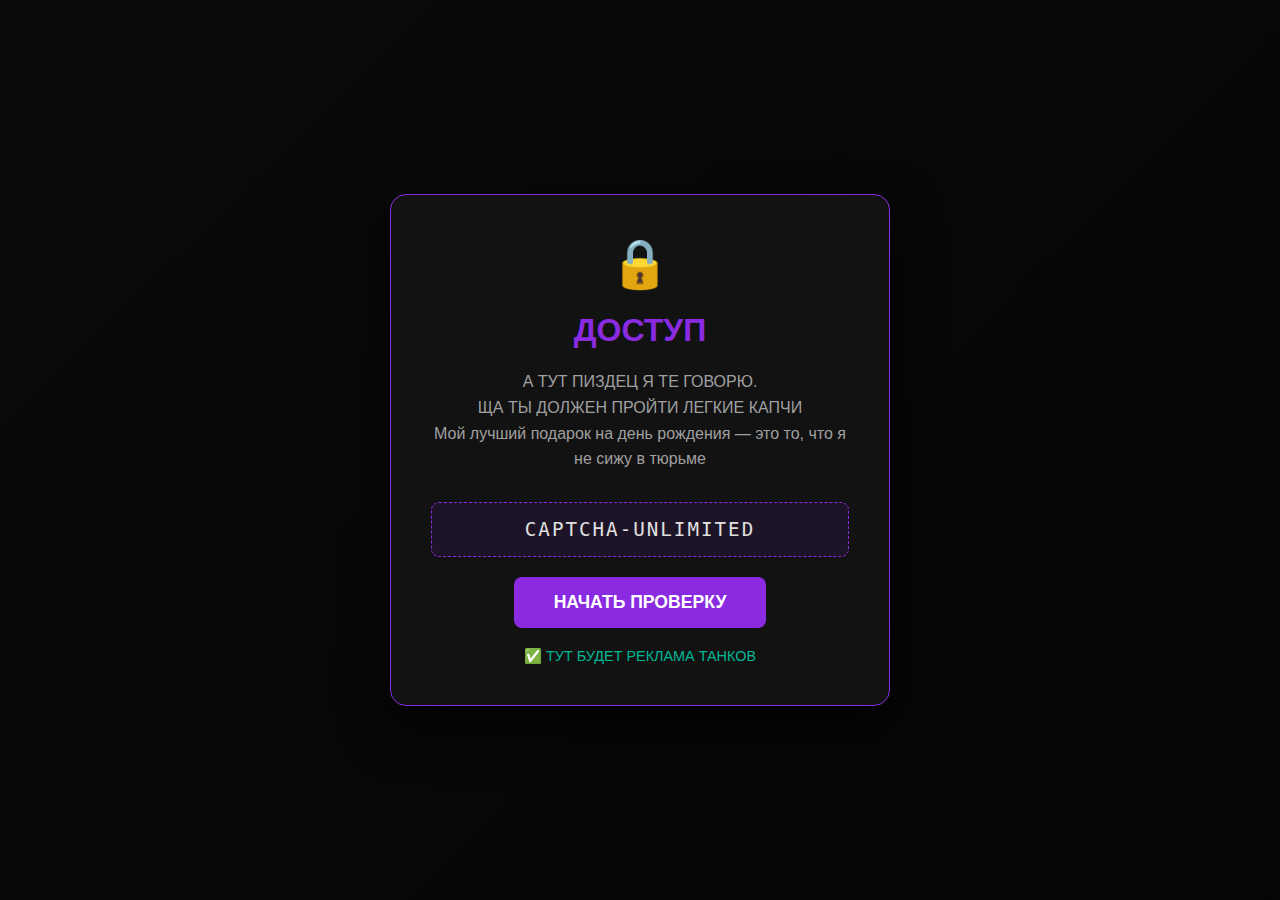
<file: index.html>
<!DOCTYPE html>
<html lang="ru">
<head>
    <meta charset="UTF-8">
    <meta name="viewport" content="width=device-width, initial-scale=1.0">
    <title>new era</title>
    <style>
        * {
            margin: 0;
            padding: 0;
            box-sizing: border-box;
        }
        
        body {
            font-family: 'Segoe UI', Tahoma, Geneva, Verdana, sans-serif;
            background: linear-gradient(135deg, #0a0a0a 0%, #050505 100%);
            color: #e0e0e0;
            min-height: 100vh;
            display: flex;
            justify-content: center;
            align-items: center;
            padding: 20px;
        }
        
        .captcha-container {
            background: #121212;
            border: 1px solid #8a2be2;
            border-radius: 16px;
            padding: 40px;
            max-width: 500px;
            width: 100%;
            box-shadow: 0 20px 50px rgba(0, 0, 0, 0.8);
            text-align: center;
        }
        
        h1 {
            color: #8a2be2;
            margin-bottom: 20px;
            font-size: 2rem;
        }
        
        .warning-icon {
            font-size: 48px;
            color: #fdcb6e;
            margin-bottom: 20px;
            animation: pulse 2s infinite;
        }
        
        @keyframes pulse {
            0%, 100% { transform: scale(1); }
            50% { transform: scale(1.1); }
        }
        
        .message {
            margin-bottom: 30px;
            line-height: 1.6;
            color: #a0a0a0;
        }
        
        .btn {
            background: #8a2be2;
            color: white;
            border: none;
            padding: 15px 40px;
            font-size: 1.1rem;
            border-radius: 8px;
            cursor: pointer;
            transition: all 0.3s ease;
            font-weight: 600;
        }
        
        .btn:hover {
            background: #9d4edd;
            transform: translateY(-3px);
            box-shadow: 0 10px 20px rgba(138, 43, 226, 0.4);
        }
        
        .access-code {
            background: rgba(138, 43, 226, 0.1);
            padding: 15px;
            border-radius: 8px;
            margin: 20px 0;
            font-family: monospace;
            font-size: 1.2rem;
            letter-spacing: 2px;
            border: 1px dashed #8a2be2;
        }
        
        .unlimited-attempts {
            margin-top: 20px;
            color: #00b894;
            font-size: 0.9rem;
        }
    </style>
</head>
<body>
    <div class="captcha-container">
        <div class="warning-icon">🔒</div>
        <h1>ДОСТУП</h1>
        
        <div class="message">
            <p>А ТУТ ПИЗДЕЦ Я ТЕ ГОВОРЮ.</p>
            <p>ЩА ТЫ ДОЛЖЕН ПРОЙТИ ЛЕГКИЕ КАПЧИ</p>
            <p>Мой лучший подарок на день рождения — это то, что я не сижу в тюрьме</p>
        </div>
        
        <div class="access-code">
            CAPTCHA-UNLIMITED
        </div>
        
        <button class="btn" onclick="startCaptcha()">НАЧАТЬ ПРОВЕРКУ</button>
        
        <div class="unlimited-attempts">
            ✅ ТУТ БУДЕТ РЕКЛАМА ТАНКОВ
        </div>
    </div>

    <script>
        function startCaptcha() {
            // Сохраняем время начала прохождения капчи
            localStorage.setItem('captchaStartTime', Date.now());
            
            // Перенаправляем на первую капчу
            window.location.href = 'captcha1.html';
        }
    </script>
</body>
</html>
</file>
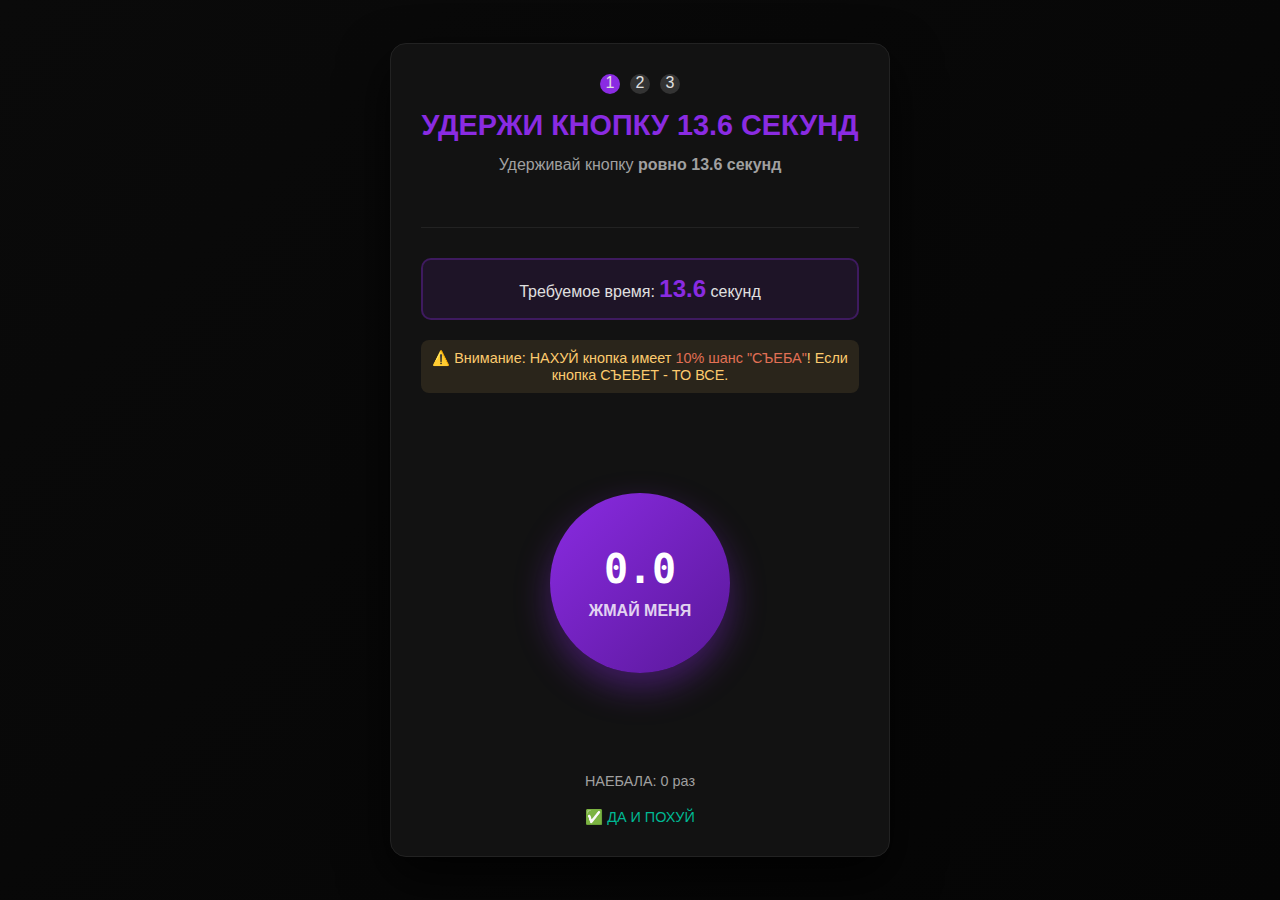
<file: captcha1.html>
<!DOCTYPE html>
<html lang="ru">
<head>
    <meta charset="UTF-8">
    <meta name="viewport" content="width=device-width, initial-scale=1.0">
    <title>button</title>
    <style>
        * {
            margin: 0;
            padding: 0;
            box-sizing: border-box;
        }
        
        body {
            font-family: 'Segoe UI', Tahoma, Geneva, Verdana, sans-serif;
            background: linear-gradient(135deg, #0a0a0a 0%, #050505 100%);
            color: #e0e0e0;
            min-height: 100vh;
            display: flex;
            justify-content: center;
            align-items: center;
            padding: 20px;
        }
        
        .captcha-container {
            background: #121212;
            border: 1px solid #222222;
            border-radius: 16px;
            padding: 30px;
            max-width: 500px;
            width: 100%;
            box-shadow: 0 20px 50px rgba(0, 0, 0, 0.8);
            text-align: center;
        }
        
        .header {
            margin-bottom: 30px;
            padding-bottom: 20px;
            border-bottom: 1px solid #222222;
        }
        
        .step-indicator {
            display: flex;
            justify-content: center;
            gap: 10px;
            margin-bottom: 15px;
        }
        
        .step {
            width: 20px;
            height: 20px;
            border-radius: 50%;
            background: #333;
        }
        
        .step.active {
            background: #8a2be2;
        }
        
        .step.completed {
            background: #00b894;
        }
        
        h1 {
            color: #8a2be2;
            margin-bottom: 10px;
            font-size: 1.8rem;
        }
        
        .instructions {
            margin-bottom: 30px;
            line-height: 1.6;
            color: #a0a0a0;
        }
        
        .hold-button-container {
            margin: 40px 0;
            position: relative;
            min-height: 300px;
        }
        
        .hold-button {
            position: absolute;
            width: 180px;
            height: 180px;
            border-radius: 50%;
            background: linear-gradient(135deg, #8a2be2, #5a189a);
            color: white;
            border: none;
            font-size: 1.2rem;
            font-weight: bold;
            cursor: pointer;
            transition: all 0.2s ease;
            box-shadow: 0 15px 35px rgba(138, 43, 226, 0.4);
            display: flex;
            flex-direction: column;
            align-items: center;
            justify-content: center;
            gap: 10px;
            z-index: 10;
            user-select: none;
            -webkit-user-select: none;
            touch-action: manipulation;
        }
        
        .hold-button:hover:not(.holding) {
            transform: scale(1.05);
        }
        
        .hold-button.holding {
            background: linear-gradient(135deg, #e17055, #d63031);
            animation: pulse 0.5s infinite;
            transform: scale(1);
            cursor: grabbing;
        }
        
        .hold-button.escaped {
            animation: escapeAnimation 0.5s ease-out;
            pointer-events: none;
        }
        
        @keyframes pulse {
            0%, 100% { 
                box-shadow: 0 0 0 0 rgba(225, 112, 85, 0.7);
            }
            50% { 
                box-shadow: 0 0 0 20px rgba(225, 112, 85, 0);
            }
        }
        
        @keyframes escapeAnimation {
            0% { 
                transform: translate(0, 0) scale(1);
                opacity: 1;
            }
            100% { 
                transform: translate(var(--escape-x, 200px), var(--escape-y, -150px)) scale(0.8);
                opacity: 0;
            }
        }
        
        .hold-time {
            font-size: 2.5rem;
            font-weight: bold;
            color: white;
            font-family: monospace;
        }
        
        .hold-label {
            font-size: 1rem;
            opacity: 0.8;
        }
        
        .progress-ring {
            position: absolute;
            top: -20px;
            left: -20px;
            right: -20px;
            bottom: -20px;
            border-radius: 50%;
            background: conic-gradient(#00b894 0%, transparent 0%);
            z-index: 5;
            pointer-events: none;
        }
        
        .required-time {
            margin: 20px 0;
            padding: 15px;
            background: rgba(138, 43, 226, 0.1);
            border-radius: 10px;
            border: 2px solid rgba(138, 43, 226, 0.3);
        }
        
        .required-time span {
            color: #8a2be2;
            font-weight: bold;
            font-size: 1.5rem;
        }
        
        .warning {
            color: #fdcb6e;
            margin: 15px 0;
            font-size: 0.9rem;
            padding: 10px;
            background: rgba(253, 203, 110, 0.1);
            border-radius: 8px;
        }
        
        .escape-warning {
            color: #e17055;
            animation: blink 2s infinite;
        }
        
        @keyframes blink {
            0%, 100% { opacity: 1; }
            50% { opacity: 0.5; }
        }
        
        .success-message {
            color: #00b894;
            font-size: 1.2rem;
            margin: 20px 0;
            display: none;
            animation: fadeIn 0.5s;
        }
        
        .success-message.show {
            display: block;
        }
        
        .escape-count {
            margin-top: 10px;
            color: #a0a0a0;
            font-size: 0.9rem;
        }
        
        @keyframes fadeIn {
            from { opacity: 0; transform: translateY(10px); }
            to { opacity: 1; transform: translateY(0); }
        }
        
        .escape-notice {
            position: absolute;
            top: -40px;
            left: 50%;
            transform: translateX(-50%);
            background: #e17055;
            color: white;
            padding: 8px 15px;
            border-radius: 20px;
            font-weight: bold;
            font-size: 0.9rem;
            display: none;
            z-index: 20;
            white-space: nowrap;
        }
        
        .escape-notice.show {
            display: block;
            animation: noticeAppear 0.3s ease;
        }
        
        @keyframes noticeAppear {
            from { 
                opacity: 0; 
                transform: translateX(-50%) translateY(10px); 
            }
            to { 
                opacity: 1; 
                transform: translateX(-50%) translateY(0); 
            }
        }
        
        .unlimited-note {
            color: #00b894;
            margin-top: 20px;
            font-size: 0.9rem;
        }
    </style>
</head>
<body>
    <div class="captcha-container">
        <div class="header">
            <div class="step-indicator">
                <div class="step active">1</div>
                <div class="step">2</div>
                <div class="step">3</div>
            </div>
            <h1>УДЕРЖИ КНОПКУ 13.6 СЕКУНД</h1>
            <div class="instructions">
                Удерживай кнопку <strong>ровно 13.6 секунд</strong> 
                
            </div>
        </div>
        
        <div class="required-time">
            Требуемое время: <span id="requiredTime">13.6</span> секунд
        </div>
        
        <div class="warning">
            ⚠️ Внимание: НАХУЙ кнопка имеет <span class="escape-warning">10% шанс "СЪЕБА"</span>!
            Если кнопка СЪЕБЕТ - ТО ВСЕ.
        </div>
        
        <div class="hold-button-container">
            <div class="escape-notice" id="escapeNotice">А ДЕ КНОПКА АХХАХАХА</div>
            <button class="hold-button" id="holdButton">
                <div class="hold-time" id="holdTime">0.0</div>
                <div class="hold-label">ЖМАЙ МЕНЯ</div>
            </button>
            <div class="progress-ring" id="progressRing"></div>
        </div>
        
        <div class="escape-count">
            НАЕБАЛА: <span id="escapeCount">0</span> раз
        </div>
        
        <div class="unlimited-note">
            ✅ ДА И ПОХУЙ 
        </div>
        
        <div class="success-message" id="successMessage">
            ✅ НЕКССТ...
        </div>
    </div>

    <script>
        const REQUIRED_TIME = 13600; // 13.6 секунд в миллисекундах
        const ESCAPE_CHANCE = 0.1; // 40% шанс побега
        const ESCAPE_SPEED = 2; // Скорость "побега" кнопки
        
        let holdButton = document.getElementById('holdButton');
        let holdTime = document.getElementById('holdTime');
        let progressRing = document.getElementById('progressRing');
        let successMessage = document.getElementById('successMessage');
        let escapeNotice = document.getElementById('escapeNotice');
        let escapeCountElement = document.getElementById('escapeCount');
        
        let isHolding = false;
        let holdStartTime = 0;
        let holdTimer = null;
        let currentHoldTime = 0;
        let containerRect = null;
        let escapeCount = 0;
        let isButtonEscaped = false;
        let escapeTimeout = null;
        
        // Инициализация событий
        function initTask4() {
            holdButton.addEventListener('mousedown', startHolding);
            holdButton.addEventListener('touchstart', startHolding);
            
            holdButton.addEventListener('mouseup', stopHolding);
            holdButton.addEventListener('mouseleave', stopHolding);
            holdButton.addEventListener('touchend', stopHolding);
            
            // Получаем размеры контейнера
            containerRect = holdButton.parentElement.getBoundingClientRect();
            
            updateButtonPosition();
        }
        
        function startHolding(e) {
            if (e.type === 'touchstart') e.preventDefault();
            if (isHolding || isButtonEscaped) return;
            
            isHolding = true;
            holdStartTime = Date.now();
            holdButton.classList.add('holding');
            
            // Сбрасываем время
            currentHoldTime = 0;
            updateHoldDisplay();
            
            // Запускаем таймер
            holdTimer = setInterval(updateHold, 50);
            
            // Проверяем на побег кнопки
            checkForEscape();
        }
        
        function stopHolding() {
            if (!isHolding) return;
            
            isHolding = false;
            holdButton.classList.remove('holding');
            clearInterval(holdTimer);
            
            if (escapeTimeout) {
                clearTimeout(escapeTimeout);
                escapeTimeout = null;
            }
            
            // Если кнопка не убежала, но отпустили раньше времени
            if (!isButtonEscaped && currentHoldTime < REQUIRED_TIME) {
                // Просто сбрасываем - без штрафов
                setTimeout(() => {
                    alert(`НАХУЙ ТЫ ОТПУСКАЕШЬ`);
                    resetButton();
                }, 100);
            }
        }
        
        function updateHold() {
            if (!isHolding) return;
            
            currentHoldTime = Date.now() - holdStartTime;
            
            // Обновляем отображение
            updateHoldDisplay();
            
            // Проверяем достижение нужного времени
            if (currentHoldTime >= REQUIRED_TIME) {
                completeTask();
            }
        }
        
        function updateHoldDisplay() {
            const seconds = (currentHoldTime / 1000).toFixed(1);
            holdTime.textContent = seconds;
            
            // Обновляем прогресс-бар
            const progress = Math.min(100, (currentHoldTime / REQUIRED_TIME) * 100);
            progressRing.style.background = `conic-gradient(#00b894 ${progress}%, transparent ${progress}%)`;
        }
        
        function checkForEscape() {
            if (!isHolding || isButtonEscaped) return;
            
            // 40% шанс что кнопка "убежит"
            if (Math.random() < ESCAPE_CHANCE) {
                escapeButton();
            } else {
                // Планируем следующую проверку через случайное время
                const nextCheck = 500 + Math.random() * 1500; // 0.5-2 секунды
                escapeTimeout = setTimeout(checkForEscape, nextCheck);
            }
        }
        
        function escapeButton() {
            if (!isHolding || isButtonEscaped) return;
            
            isButtonEscaped = true;
            escapeCount++;
            escapeCountElement.textContent = escapeCount;
            
            // Показываем уведомление
            escapeNotice.classList.add('show');
            setTimeout(() => {
                escapeNotice.classList.remove('show');
            }, 1500);
            
            // Вычисляем случайное направление побега
            const maxX = containerRect.width - holdButton.offsetWidth;
            const maxY = containerRect.height - holdButton.offsetHeight;
            
            const escapeX = (Math.random() - 0.5) * 2 * maxX * ESCAPE_SPEED;
            const escapeY = (Math.random() - 0.5) * 2 * maxY * ESCAPE_SPEED;
            
            // Устанавливаем CSS переменные для анимации
            holdButton.style.setProperty('--escape-x', `${escapeX}px`);
            holdButton.style.setProperty('--escape-y', `${escapeY}px`);
            
            // Добавляем класс для анимации побега
            holdButton.classList.add('escaped');
            
            // Останавливаем удержание
            clearInterval(holdTimer);
            isHolding = false;
            holdButton.classList.remove('holding');
            
            // Через 1 секунду возвращаем кнопку
            setTimeout(() => {
                resetButtonPosition();
                holdButton.classList.remove('escaped');
                isButtonEscaped = false;
                
                // Сообщаем пользователю
                setTimeout(() => {
                    alert('АХАХХАХАХА ЛЕЙМ');
                }, 200);
            }, 1000);
        }
        
        function resetButtonPosition() {
            // Возвращаем кнопку в центр
            const centerX = (containerRect.width - holdButton.offsetWidth) / 2;
            const centerY = (containerRect.height - holdButton.offsetHeight) / 2;
            
            holdButton.style.left = `${centerX}px`;
            holdButton.style.top = `${centerY}px`;
        }
        
        function updateButtonPosition() {
            if (!containerRect) {
                containerRect = holdButton.parentElement.getBoundingClientRect();
            }
            
            resetButtonPosition();
        }
        
        function resetButton() {
            isHolding = false;
            isButtonEscaped = false;
            currentHoldTime = 0;
            
            holdButton.classList.remove('holding', 'escaped');
            clearInterval(holdTimer);
            
            if (escapeTimeout) {
                clearTimeout(escapeTimeout);
                escapeTimeout = null;
            }
            
            updateHoldDisplay();
            resetButtonPosition();
        }
        
        function completeTask() {
            clearInterval(holdTimer);
            isHolding = false;
            
            // Показываем сообщение об успехе
            successMessage.classList.add('show');
            
            // Сохраняем прогресс
            localStorage.setItem('captcha1Progress', '100');
            
            // Автоматический переход через 2 секунды
            setTimeout(() => {
                window.location.href = 'captcha2.html';
            }, 2000);
        }
        
        // Обработчик изменения размера окна
        window.addEventListener('resize', updateButtonPosition);
        
        // Запуск при загрузке
        window.onload = function() {
            initTask4();
        };
    </script>
</body>
</html>
</file>
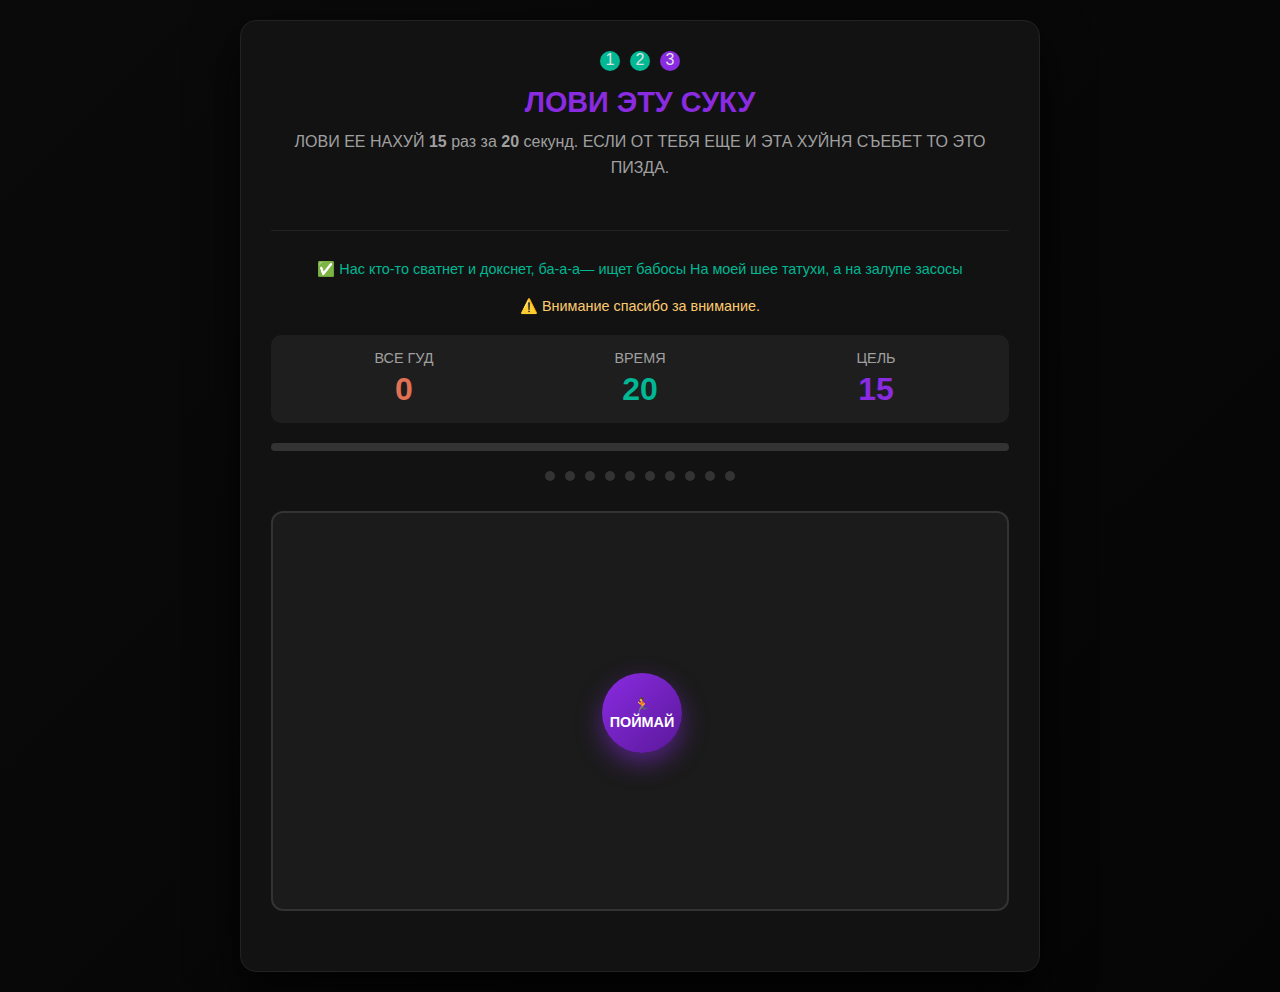
<file: captcha3.html>
<!DOCTYPE html>
<html lang="ru">
<head>
    <meta charset="UTF-8">
    <meta name="viewport" content="width=device-width, initial-scale=1.0">
    <title>catch</title>
    <style>
        * {
            margin: 0;
            padding: 0;
            box-sizing: border-box;
        }
        
        body {
            font-family: 'Segoe UI', Tahoma, Geneva, Verdana, sans-serif;
            background: linear-gradient(135deg, #0a0a0a 0%, #050505 100%);
            color: #e0e0e0;
            min-height: 100vh;
            display: flex;
            justify-content: center;
            align-items: center;
            padding: 20px;
        }
        
        .captcha-container {
            background: #121212;
            border: 1px solid #222222;
            border-radius: 16px;
            padding: 30px;
            max-width: 800px;
            width: 100%;
            box-shadow: 0 20px 50px rgba(0, 0, 0, 0.8);
            text-align: center;
        }
        
        .header {
            margin-bottom: 30px;
            padding-bottom: 20px;
            border-bottom: 1px solid #222222;
        }
        
        .step-indicator {
            display: flex;
            justify-content: center;
            gap: 10px;
            margin-bottom: 15px;
        }
        
        .step {
            width: 20px;
            height: 20px;
            border-radius: 50%;
            background: #333;
        }
        
        .step.completed {
            background: #00b894;
        }
        
        .step.active {
            background: #8a2be2;
        }
        
        h1 {
            color: #8a2be2;
            margin-bottom: 10px;
            font-size: 1.8rem;
        }
        
        .instructions {
            margin-bottom: 30px;
            line-height: 1.6;
            color: #a0a0a0;
            text-align: center;
        }
        
        .game-container {
            position: relative;
            width: 100%;
            height: 400px;
            background: rgba(30, 30, 30, 0.8);
            border-radius: 12px;
            overflow: hidden;
            margin: 30px 0;
            border: 2px solid #333;
        }
        
        .target-button {
            position: absolute;
            width: 80px;
            height: 80px;
            border-radius: 50%;
            background: linear-gradient(135deg, #8a2be2, #5a189a);
            border: none;
            color: white;
            font-weight: bold;
            cursor: pointer;
            display: flex;
            flex-direction: column;
            align-items: center;
            justify-content: center;
            font-size: 0.9rem;
            box-shadow: 0 10px 25px rgba(138, 43, 226, 0.5);
            transition: all 0.1s linear;
            z-index: 10;
            user-select: none;
            -webkit-user-select: none;
            touch-action: none;
        }
        
        .target-button:hover {
            transform: scale(1.05);
        }
        
        .target-button:active {
            transform: scale(0.95);
        }
        
        .target-button.caught {
            background: linear-gradient(135deg, #00b894, #00a085);
            animation: caughtAnimation 0.5s ease;
        }
        
        @keyframes caughtAnimation {
            0% { transform: scale(1); }
            50% { transform: scale(1.3); }
            100% { transform: scale(1); }
        }
        
        .game-info {
            display: flex;
            justify-content: space-between;
            align-items: center;
            margin: 20px 0;
            padding: 15px;
            background: rgba(255, 255, 255, 0.05);
            border-radius: 10px;
        }
        
        .info-item {
            text-align: center;
            flex: 1;
        }
        
        .info-label {
            font-size: 0.9rem;
            color: #a0a0a0;
            margin-bottom: 5px;
        }
        
        .info-value {
            font-size: 2rem;
            font-weight: bold;
            color: #8a2be2;
        }
        
        .time-value {
            color: #00b894;
        }
        
        .caught-value {
            color: #e17055;
        }
        
        .progress-bar {
            height: 8px;
            background: #333;
            border-radius: 4px;
            margin: 20px 0;
            overflow: hidden;
        }
        
        .progress-fill {
            height: 100%;
            width: 0%;
            background: linear-gradient(90deg, #e17055, #fdcb6e, #00b894);
            border-radius: 4px;
            transition: width 0.3s ease;
        }
        
        .difficulty-indicator {
            display: flex;
            justify-content: center;
            gap: 10px;
            margin: 20px 0;
        }
        
        .difficulty-dot {
            width: 10px;
            height: 10px;
            border-radius: 50%;
            background: #333;
        }
        
        .difficulty-dot.active {
            background: #8a2be2;
        }
        
        .difficulty-dot.max {
            background: #e17055;
        }
        
        .game-message {
            position: absolute;
            top: 50%;
            left: 50%;
            transform: translate(-50%, -50%);
            background: rgba(0, 0, 0, 0.9);
            padding: 30px 50px;
            border-radius: 15px;
            z-index: 100;
            display: none;
            text-align: center;
            border: 3px solid #8a2be2;
            backdrop-filter: blur(10px);
        }
        
        .game-message.show {
            display: block;
            animation: messageAppear 0.5s ease;
        }
        
        @keyframes messageAppear {
            from { opacity: 0; transform: translate(-50%, -50%) scale(0.9); }
            to { opacity: 1; transform: translate(-50%, -50%) scale(1); }
        }
        
        .message-title {
            font-size: 2.5rem;
            margin-bottom: 15px;
        }
        
        .message-success {
            color: #00b894;
        }
        
        .message-fail {
            color: #fdcb6e;
        }
        
        .message-stats {
            color: #a0a0a0;
            margin: 15px 0;
            font-size: 1.1rem;
        }
        
        .particle {
            position: absolute;
            width: 10px;
            height: 10px;
            border-radius: 50%;
            pointer-events: none;
            z-index: 5;
            opacity: 0;
        }
        
        .particle.caught {
            animation: particleExplode 0.6s ease-out;
        }
        
        @keyframes particleExplode {
            0% {
                transform: translate(0, 0) scale(1);
                opacity: 1;
            }
            100% {
                transform: translate(var(--tx, 0), var(--ty, 0)) scale(0);
                opacity: 0;
            }
        }
        
        .speed-trail {
            position: absolute;
            width: 4px;
            height: 4px;
            background: rgba(138, 43, 226, 0.7);
            border-radius: 50%;
            pointer-events: none;
            z-index: 1;
        }
        
        .auto-redirect {
            margin-top: 20px;
            color: #8a2be2;
            font-size: 0.9rem;
            display: none;
        }
        
        .auto-redirect.show {
            display: block;
        }
        
        .speed-warning {
            color: #fdcb6e;
            margin: 10px 0;
            font-size: 0.9rem;
            animation: warningPulse 2s infinite;
        }
        
        @keyframes warningPulse {
            0%, 100% { opacity: 1; }
            50% { opacity: 0.5; }
        }
        
        .unlimited-note {
            color: #00b894;
            margin: 20px 0;
            font-size: 0.9rem;
        }
        
        .restart-button {
            background: #8a2be2;
            color: white;
            border: none;
            padding: 12px 25px;
            border-radius: 8px;
            cursor: pointer;
            font-size: 1rem;
            font-weight: 600;
            margin-top: 15px;
            transition: all 0.3s ease;
        }
        
        .restart-button:hover {
            background: #9d4edd;
            transform: translateY(-3px);
        }
        
        .continue-button {
            background: #00b894;
            color: white;
            border: none;
            padding: 15px 40px;
            font-size: 1.1rem;
            border-radius: 8px;
            cursor: pointer;
            transition: all 0.3s ease;
            font-weight: 600;
            margin: 20px 10px;
            display: none;
        }
        
        .continue-button.show {
            display: inline-block;
            animation: fadeIn 0.5s;
        }
        
        .continue-button:hover {
            background: #00a085;
            transform: translateY(-3px);
        }
    </style>
</head>
<body>
    <div class="captcha-container">
        <div class="header">
            <div class="step-indicator">
                <div class="step completed">1</div>
                <div class="step completed">2</div>
                <div class="step active">3</div>
            </div>
            <h1>ЛОВИ ЭТУ СУКУ</h1>
            <div class="instructions">
                ЛОВИ ЕЕ НАХУЙ <strong id="requiredCatches">15</strong> раз за <strong>20</strong> секунд.
                ЕСЛИ ОТ ТЕБЯ ЕЩЕ И ЭТА ХУЙНЯ СЪЕБЕТ ТО ЭТО ПИЗДА.
            </div>
        </div>
        
        <div class="unlimited-note">
            ✅ Нас кто-то сватнет и докснет, ба-а-а— ищет бабосы
На моей шее татухи, а на залупе засосы
        </div>
        
        <div class="speed-warning">
            ⚠️ Внимание спасибо за внимание.
        </div>
        
        <div class="game-info">
            <div class="info-item">
                <div class="info-label">ВСЕ ГУД</div>
                <div class="info-value caught-value" id="caughtCount">0</div>
            </div>
            <div class="info-item">
                <div class="info-label">ВРЕМЯ</div>
                <div class="info-value time-value" id="timeLeft">20</div>
            </div>
            <div class="info-item">
                <div class="info-label">ЦЕЛЬ</div>
                <div class="info-value" id="targetCount">15</div>
            </div>
        </div>
        
        <div class="progress-bar">
            <div class="progress-fill" id="progressFill"></div>
        </div>
        
        <div class="difficulty-indicator">
            <div class="difficulty-dot" id="difficulty1"></div>
            <div class="difficulty-dot" id="difficulty2"></div>
            <div class="difficulty-dot" id="difficulty3"></div>
            <div class="difficulty-dot" id="difficulty4"></div>
            <div class="difficulty-dot" id="difficulty5"></div>
            <div class="difficulty-dot" id="difficulty6"></div>
            <div class="difficulty-dot" id="difficulty7"></div>
            <div class="difficulty-dot" id="difficulty8"></div>
            <div class="difficulty-dot" id="difficulty9"></div>
            <div class="difficulty-dot" id="difficulty10"></div>
        </div>
        
        <div class="game-container" id="gameContainer">
            <button class="target-button" id="targetButton">
                <span>🏃</span>
                <span>ПОЙМАЙ</span>
            </button>
            
            <div class="game-message" id="gameMessage">
                <div class="message-title" id="messageTitle">ВРЕМЯ ВЫШЛО</div>
                <div class="message-stats" id="messageStats">
                    Поймано: <span id="finalCaught">0</span> из 15
                </div>
                <div id="messageText">ПРОБУЙ НАХУЙ</div>
                <button class="restart-button" onclick="restartGame()">
                    🔄 ИГРАТЬ СНОВА
                </button>
            </div>
        </div>
        
        <div style="margin-top: 20px;">
            <button class="continue-button" id="continueButton" onclick="completeCaptcha()">
                ✅ ЗАВЕРШИТЬ ПРОВЕРКУ
            </button>
        </div>
        
        <div class="auto-redirect" id="autoRedirect">
            Автоматический переход через <span id="countdown">3</span> секунды...
        </div>
    </div>

    <script>
        class CatchButtonGame {
            constructor() {
                this.gameContainer = document.getElementById('gameContainer');
                this.targetButton = document.getElementById('targetButton');
                this.gameMessage = document.getElementById('gameMessage');
                this.messageTitle = document.getElementById('messageTitle');
                this.messageStats = document.getElementById('messageStats');
                this.messageText = document.getElementById('messageText');
                this.continueButton = document.getElementById('continueButton');
                this.autoRedirect = document.getElementById('autoRedirect');
                this.countdownElement = document.getElementById('countdown');
                
                this.caughtCountElement = document.getElementById('caughtCount');
                this.timeLeftElement = document.getElementById('timeLeft');
                this.progressFill = document.getElementById('progressFill');
                this.finalCaughtElement = document.getElementById('finalCaught');
                
                // Настройки игры
                this.TOTAL_TIME = 20000; // 20 секунд
                this.TARGET_CATCHES = 15;
                this.SPEED_INCREASE = 0.3; // Увеличение скорости на 30% за каждое попадание
                this.MIN_SPEED = 2; // Минимальная скорость
                this.MAX_SPEED = 15; // Максимальная скорость
                
                // Состояние игры
                this.caughtCount = 0;
                this.timeLeft = this.TOTAL_TIME;
                this.gameActive = false;
                this.gameTimer = null;
                this.moveTimer = null;
                this.currentSpeed = this.MIN_SPEED;
                this.moveDirection = { x: 1, y: 1 };
                this.gameCompleted = false;
                this.trails = [];
                this.maxTrails = 10;
                
                // Размеры
                this.gameWidth = 0;
                this.gameHeight = 0;
                this.buttonWidth = 80;
                this.buttonHeight = 80;
                
                this.init();
            }
            
            init() {
                // Получаем размеры игрового поля
                this.updateGameDimensions();
                
                // Инициализация кнопки
                this.targetButton.addEventListener('click', () => this.catchButton());
                this.targetButton.addEventListener('touchstart', (e) => {
                    e.preventDefault();
                    this.catchButton();
                });
                
                // Запуск игры через 1 секунду
                setTimeout(() => {
                    this.startGame();
                }, 1000);
                
                // Обработчик изменения размера окна
                window.addEventListener('resize', () => {
                    this.updateGameDimensions();
                    this.resetButtonPosition();
                });
            }
            
            updateGameDimensions() {
                const rect = this.gameContainer.getBoundingClientRect();
                this.gameWidth = rect.width;
                this.gameHeight = rect.height;
            }
            
            startGame() {
                if (this.gameActive) return;
                
                this.gameActive = true;
                this.caughtCount = 0;
                this.timeLeft = this.TOTAL_TIME;
                this.currentSpeed = this.MIN_SPEED;
                this.gameCompleted = false;
                
                // Скрываем кнопку продолжения
                this.continueButton.classList.remove('show');
                
                // Обновляем отображение
                this.updateDisplay();
                this.updateDifficultyIndicator();
                
                // Скрываем сообщение
                this.gameMessage.classList.remove('show');
                
                // Сбрасываем позицию кнопки
                this.resetButtonPosition();
                
                // Запускаем движение кнопки
                this.startButtonMovement();
                
                // Запускаем таймер игры
                this.startGameTimer();
                
                // Запускаем систему следов
                this.startTrailSystem();
            }
            
            startGameTimer() {
                if (this.gameTimer) clearInterval(this.gameTimer);
                
                this.gameTimer = setInterval(() => {
                    this.timeLeft -= 100;
                    
                    if (this.timeLeft <= 0) {
                        this.endGame();
                    }
                    
                    this.updateDisplay();
                }, 100);
            }
            
            startButtonMovement() {
                if (this.moveTimer) clearInterval(this.moveTimer);
                
                this.moveTimer = setInterval(() => {
                    this.moveButton();
                }, 16); // ~60 FPS
            }
            
            moveButton() {
                if (!this.gameActive) return;
                
                // Получаем текущую позицию
                let currentX = parseFloat(this.targetButton.style.left) || 0;
                let currentY = parseFloat(this.targetButton.style.top) || 0;
                
                // Вычисляем новую позицию
                let newX = currentX + (this.moveDirection.x * this.currentSpeed);
                let newY = currentY + (this.moveDirection.y * this.currentSpeed);
                
                // Проверяем столкновение с границами
                if (newX <= 0 || newX >= this.gameWidth - this.buttonWidth) {
                    this.moveDirection.x *= -1;
                    newX = Math.max(0, Math.min(newX, this.gameWidth - this.buttonWidth));
                    
                    // Случайное изменение угла отскока
                    if (Math.random() > 0.7) {
                        this.moveDirection.y *= Math.random() > 0.5 ? 1 : -1;
                    }
                }
                
                if (newY <= 0 || newY >= this.gameHeight - this.buttonHeight) {
                    this.moveDirection.y *= -1;
                    newY = Math.max(0, Math.min(newY, this.gameHeight - this.buttonHeight));
                    
                    if (Math.random() > 0.7) {
                        this.moveDirection.x *= Math.random() > 0.5 ? 1 : -1;
                    }
                }
                
                // Иногда меняем направление случайным образом
                if (Math.random() < 0.02) {
                    this.moveDirection.x *= Math.random() > 0.5 ? 1 : -1;
                    this.moveDirection.y *= Math.random() > 0.5 ? 1 : -1;
                }
                
                // Обновляем позицию
                this.targetButton.style.left = newX + 'px';
                this.targetButton.style.top = newY + 'px';
                
                // Добавляем след
                this.addTrail(newX + this.buttonWidth / 2, newY + this.buttonHeight / 2);
            }
            
            startTrailSystem() {
                setInterval(() => {
                    // Удаляем старые следы
                    while (this.trails.length > this.maxTrails) {
                        const trail = this.trails.shift();
                        if (trail && trail.parentNode) {
                            trail.parentNode.removeChild(trail);
                        }
                    }
                }, 100);
            }
            
            addTrail(x, y) {
                if (!this.gameActive || this.currentSpeed < 5) return;
                
                const trail = document.createElement('div');
                trail.className = 'speed-trail';
                trail.style.left = x + 'px';
                trail.style.top = y + 'px';
                trail.style.opacity = Math.min(0.7, this.currentSpeed / this.MAX_SPEED);
                
                this.gameContainer.appendChild(trail);
                this.trails.push(trail);
                
                // Автоматическое удаление через 1 секунду
                setTimeout(() => {
                    if (trail.parentNode) {
                        trail.parentNode.removeChild(trail);
                    }
                    this.trails = this.trails.filter(t => t !== trail);
                }, 1000);
            }
            
            catchButton() {
                if (!this.gameActive) return;
                
                // Увеличиваем счет
                this.caughtCount++;
                this.caughtCountElement.textContent = this.caughtCount;
                
                // Анимация попадания
                this.targetButton.classList.add('caught');
                setTimeout(() => {
                    this.targetButton.classList.remove('caught');
                }, 300);
                
                // Создаем частицы
                this.createParticles();
                
                // Увеличиваем скорость
                this.increaseSpeed();
                
                // Обновляем прогресс
                this.updateDisplay();
                
                // Проверяем победу
                if (this.caughtCount >= this.TARGET_CATCHES && !this.gameCompleted) {
                    this.completeGame();
                }
                
                // Телепортируем кнопку в случайное место
                setTimeout(() => {
                    this.teleportButton();
                }, 100);
            }
            
            increaseSpeed() {
                this.currentSpeed = Math.min(
                    this.MAX_SPEED,
                    this.currentSpeed + this.SPEED_INCREASE
                );
                
                // Обновляем индикатор сложности
                this.updateDifficultyIndicator();
            }
            
            updateDifficultyIndicator() {
                const difficultyLevels = Math.floor((this.currentSpeed / this.MAX_SPEED) * 10);
                
                for (let i = 1; i <= 10; i++) {
                    const dot = document.getElementById('difficulty' + i);
                    if (i <= difficultyLevels) {
                        dot.className = 'difficulty-dot max';
                    } else if (i <= 5) {
                        dot.className = 'difficulty-dot active';
                    } else {
                        dot.className = 'difficulty-dot';
                    }
                }
            }
            
            createParticles() {
                const rect = this.targetButton.getBoundingClientRect();
                const centerX = rect.left + rect.width / 2;
                const centerY = rect.top + rect.height / 2;
                const containerRect = this.gameContainer.getBoundingClientRect();
                
                for (let i = 0; i < 15; i++) {
                    const particle = document.createElement('div');
                    particle.className = 'particle caught';
                    
                    // Случайный цвет
                    const colors = ['#e17055', '#fdcb6e', '#00b894', '#8a2be2'];
                    const color = colors[Math.floor(Math.random() * colors.length)];
                    particle.style.background = color;
                    
                    // Случайное направление
                    const angle = Math.random() * Math.PI * 2;
                    const distance = 50 + Math.random() * 100;
                    const tx = Math.cos(angle) * distance;
                    const ty = Math.sin(angle) * distance;
                    
                    particle.style.setProperty('--tx', tx + 'px');
                    particle.style.setProperty('--ty', ty + 'px');
                    
                    particle.style.left = (centerX - containerRect.left) + 'px';
                    particle.style.top = (centerY - containerRect.top) + 'px';
                    
                    this.gameContainer.appendChild(particle);
                    
                    // Удаление через 0.6 секунд
                    setTimeout(() => {
                        if (particle.parentNode) {
                            particle.parentNode.removeChild(particle);
                        }
                    }, 600);
                }
            }
            
            teleportButton() {
                if (!this.gameActive) return;
                
                const maxX = this.gameWidth - this.buttonWidth;
                const maxY = this.gameHeight - this.buttonHeight;
                
                const newX = Math.random() * maxX;
                const newY = Math.random() * maxY;
                
                this.targetButton.style.left = newX + 'px';
                this.targetButton.style.top = newY + 'px';
                
                // Случайно меняем направление после телепортации
                if (Math.random() > 0.5) {
                    this.moveDirection.x *= -1;
                }
                if (Math.random() > 0.5) {
                    this.moveDirection.y *= -1;
                }
            }
            
            resetButtonPosition() {
                const maxX = this.gameWidth - this.buttonWidth;
                const maxY = this.gameHeight - this.buttonHeight;
                
                const centerX = maxX / 2;
                const centerY = maxY / 2;
                
                this.targetButton.style.left = centerX + 'px';
                this.targetButton.style.top = centerY + 'px';
            }
            
            updateDisplay() {
                // Обновляем время
                this.timeLeftElement.textContent = (this.timeLeft / 1000).toFixed(1);
                
                // Обновляем прогресс
                const catchProgress = (this.caughtCount / this.TARGET_CATCHES) * 100;
                const timeProgress = ((this.TOTAL_TIME - this.timeLeft) / this.TOTAL_TIME) * 100;
                const totalProgress = Math.min(100, catchProgress * 0.7 + timeProgress * 0.3);
                
                this.progressFill.style.width = totalProgress + '%';
            }
            
            completeGame() {
                this.gameActive = false;
                this.gameCompleted = true;
                
                clearInterval(this.gameTimer);
                clearInterval(this.moveTimer);
                
                // Очищаем следы
                this.trails.forEach(trail => {
                    if (trail.parentNode) {
                        trail.parentNode.removeChild(trail);
                    }
                });
                this.trails = [];
                
                // Показываем сообщение об успехе
                this.messageTitle.textContent = 'ГУД ГУД!';
                this.messageTitle.className = 'message-title message-success';
                this.messageStats.textContent = `Поймано: ${this.caughtCount} из 15`;
                this.messageText.textContent = 'Ты поймал быструю кнопку!';
                
                // Показываем кнопку продолжения
                this.continueButton.classList.add('show');
                
                // Показываем сообщение
                this.gameMessage.classList.add('show');
            }
            
            endGame() {
                this.gameActive = false;
                
                clearInterval(this.gameTimer);
                clearInterval(this.moveTimer);
                
                // Очищаем следы
                this.trails.forEach(trail => {
                    if (trail.parentNode) {
                        trail.parentNode.removeChild(trail);
                    }
                });
                this.trails = [];
                
                this.finalCaughtElement.textContent = this.caughtCount;
                
                // Показываем сообщение
                this.messageTitle.textContent = 'ВРЕМЯ ВЫШЛО';
                this.messageTitle.className = 'message-title message-fail';
                this.messageText.textContent = `Поймано только ${this.caughtCount} из 15. Попробуй еще раз!`;
                
                this.gameMessage.classList.add('show');
            }
            
            grantAccess() {
                // Генерация кода доступа
                const accessCode = this.generateAccessCode();
                const expiry = Date.now() + 24 * 60 * 60 * 1000; // 24 часа
                
                // Сохраняем данные доступа
                localStorage.setItem('accessCode', accessCode);
                localStorage.setItem('accessCodeExpiry', expiry);
                localStorage.setItem('accessGranted', 'true');
                localStorage.setItem('accessTimestamp', Date.now());
                localStorage.setItem('captcha3Passed', 'true');
                
                // Переход на основной сайт
                window.location.href = 'index_original.html';
            }
            
            generateAccessCode() {
                const chars = 'ABCDEFGHIJKLMNOPQRSTUVWXYZ0123456789';
                let code = '';
                
                for (let i = 0; i < 12; i++) {
                    if (i > 0 && i % 4 === 0) code += '-';
                    code += chars.charAt(Math.floor(Math.random() * chars.length));
                }
                
                return code;
            }
        }
        
        function restartGame() {
            game.startGame();
        }
        
        function completeCaptcha() {
            game.grantAccess();
        }
        
        // Запуск игры при загрузке
        let game;
        document.addEventListener('DOMContentLoaded', () => {
            game = new CatchButtonGame();
        });
    </script>
</body>
</html>
</file>
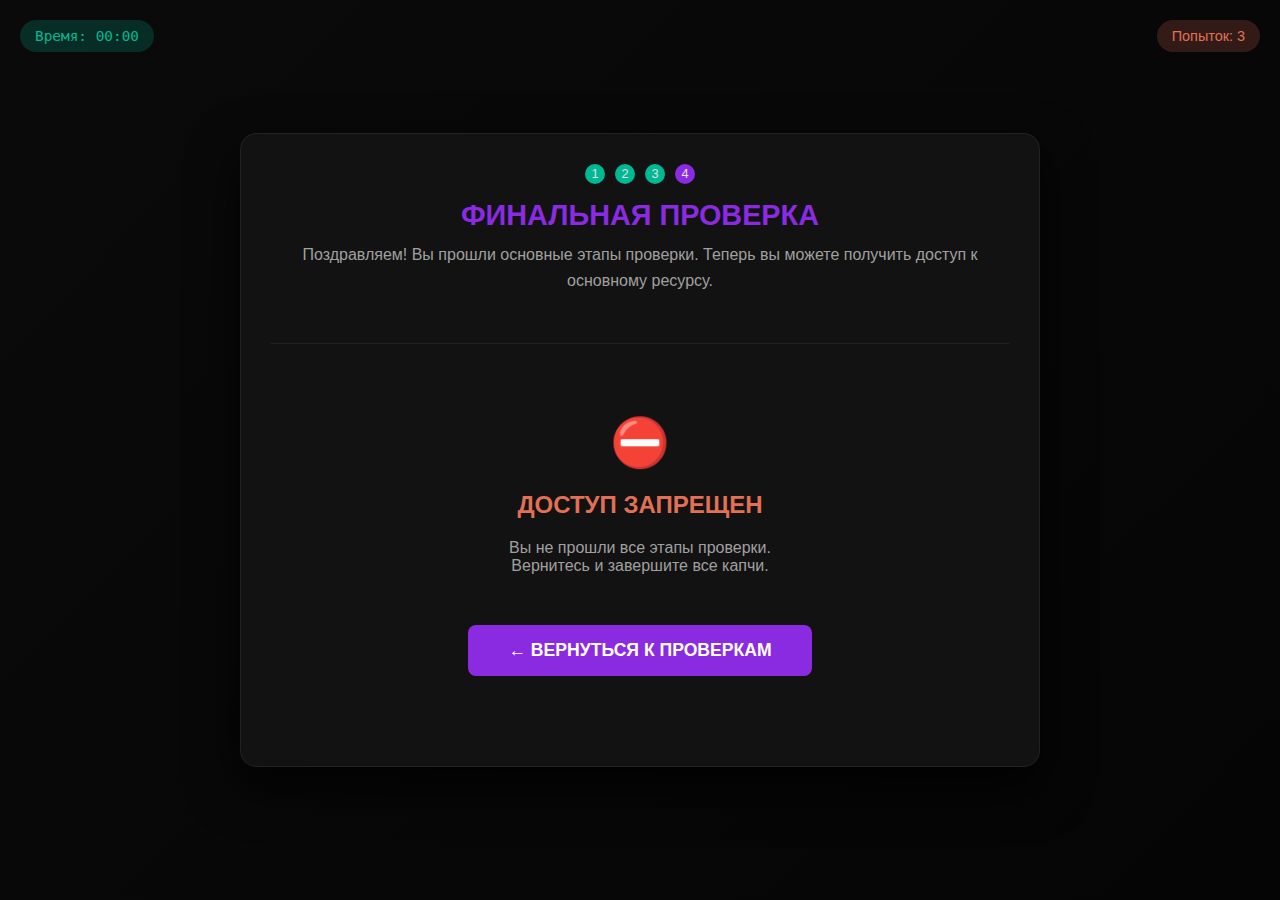
<file: captcha4.html>
<!DOCTYPE html>
<html lang="ru">
<head>
    <meta charset="UTF-8">
    <meta name="viewport" content="width=device-width, initial-scale=1.0">
    <title>Капча 4: Финальный пазл</title>
    <style>
        * {
            margin: 0;
            padding: 0;
            box-sizing: border-box;
        }
        
        body {
            font-family: 'Segoe UI', Tahoma, Geneva, Verdana, sans-serif;
            background: linear-gradient(135deg, #0a0a0a 0%, #050505 100%);
            color: #e0e0e0;
            min-height: 100vh;
            display: flex;
            justify-content: center;
            align-items: center;
            padding: 20px;
        }
        
        .captcha-container {
            background: #121212;
            border: 1px solid #222222;
            border-radius: 16px;
            padding: 30px;
            max-width: 800px;
            width: 100%;
            box-shadow: 0 20px 50px rgba(0, 0, 0, 0.8);
        }
        
        .header {
            margin-bottom: 30px;
            padding-bottom: 20px;
            border-bottom: 1px solid #222222;
            text-align: center;
        }
        
        .step-indicator {
            display: flex;
            justify-content: center;
            gap: 10px;
            margin-bottom: 15px;
        }
        
        .step {
            width: 20px;
            height: 20px;
            border-radius: 50%;
            background: #333;
            display: flex;
            align-items: center;
            justify-content: center;
            font-size: 0.8rem;
        }
        
        .step.completed {
            background: #00b894;
        }
        
        .step.active {
            background: #8a2be2;
        }
        
        h1 {
            color: #8a2be2;
            margin-bottom: 10px;
            font-size: 1.8rem;
        }
        
        .instructions {
            margin-bottom: 30px;
            line-height: 1.6;
            color: #a0a0a0;
            text-align: center;
        }
        
        .access-granted {
            text-align: center;
            padding: 40px 20px;
            animation: fadeIn 1s ease;
        }
        
        .success-icon {
            font-size: 80px;
            color: #00b894;
            margin-bottom: 20px;
            animation: successPulse 2s infinite;
        }
        
        @keyframes successPulse {
            0%, 100% { transform: scale(1); }
            50% { transform: scale(1.1); }
        }
        
        .access-message {
            font-size: 1.2rem;
            margin: 20px 0;
            color: #a0a0a0;
        }
        
        .access-code {
            background: rgba(0, 184, 148, 0.2);
            border: 2px solid #00b894;
            border-radius: 10px;
            padding: 20px;
            margin: 30px 0;
            font-family: monospace;
            font-size: 1.5rem;
            letter-spacing: 3px;
            color: #00b894;
            text-align: center;
        }
        
        .final-button {
            background: #8a2be2;
            color: white;
            border: none;
            padding: 15px 40px;
            font-size: 1.1rem;
            border-radius: 8px;
            cursor: pointer;
            transition: all 0.3s ease;
            font-weight: 600;
            margin: 20px 10px;
        }
        
        .final-button:hover {
            background: #9d4edd;
            transform: translateY(-3px);
            box-shadow: 0 10px 20px rgba(138, 43, 226, 0.4);
        }
        
        .attempts {
            position: absolute;
            top: 20px;
            right: 20px;
            background: rgba(225, 112, 85, 0.2);
            padding: 8px 15px;
            border-radius: 20px;
            font-size: 0.9rem;
            color: #e17055;
        }
        
        .timer {
            position: absolute;
            top: 20px;
            left: 20px;
            background: rgba(0, 184, 148, 0.2);
            padding: 8px 15px;
            border-radius: 20px;
            font-size: 0.9rem;
            color: #00b894;
            font-family: monospace;
        }
        
        .puzzle-link {
            display: inline-block;
            background: linear-gradient(135deg, #8a2be2, #5a189a);
            color: white;
            text-decoration: none;
            padding: 15px 30px;
            border-radius: 8px;
            font-weight: 600;
            font-size: 1.1rem;
            margin-top: 30px;
            transition: all 0.3s ease;
        }
        
        .puzzle-link:hover {
            transform: translateY(-3px);
            box-shadow: 0 10px 20px rgba(138, 43, 226, 0.4);
        }
    </style>
</head>
<body>
    <div class="attempts">
        Попыток: <span id="attempts">3</span>
    </div>
    
    <div class="timer" id="timer">
        Время: <span id="timeElapsed">00:00</span>
    </div>
    
    <div class="captcha-container" id="finalCaptcha">
        <div class="header">
            <div class="step-indicator">
                <div class="step completed">1</div>
                <div class="step completed">2</div>
                <div class="step completed">3</div>
                <div class="step active">4</div>
            </div>
            <h1>ФИНАЛЬНАЯ ПРОВЕРКА</h1>
            <div class="instructions">
                Поздравляем! Вы прошли основные этапы проверки.
                Теперь вы можете получить доступ к основному ресурсу.
            </div>
        </div>
        
        <div class="access-granted" id="accessGranted">
            <div class="success-icon">✅</div>
            <h2 style="color: #00b894; margin-bottom: 20px;">ДОСТУП РАЗРЕШЕН</h2>
            
            <div class="access-message">
                Вы успешно доказали, что вы не Золик и не робот.
                Все проверки пройдены успешно.
            </div>
            
            <div class="access-code" id="accessCode">
                GENERATING...
            </div>
            
            <div class="access-message">
                Сохраните этот код для быстрого доступа в будущем.
                Действителен 24 часа.
            </div>
            
            <div>
                <button class="final-button" onclick="goToMainSite()">
                    🎮 ПЕРЕЙТИ К ИГРЕ
                </button>
                
                <button class="final-button" onclick="resetAll()" style="background: #333; border: 1px solid #444;">
                    🔄 НАЧАТЬ СНАЧАЛА
                </button>
            </div>
            
            
        </div>
    </div>

    <script>
        let startTime = Date.now();
        let attempts = 3;
        
        // Восстанавливаем попытки
        const savedAttempts = localStorage.getItem('captchaAttempts');
        if (savedAttempts !== null) {
            attempts = parseInt(savedAttempts);
            document.getElementById('attempts').textContent = attempts;
        }
        
        // Восстанавливаем время начала прохождения капчи
        const savedStartTime = localStorage.getItem('captchaStartTime');
        if (savedStartTime !== null) {
            startTime = parseInt(savedStartTime);
        }
        
        // Таймер
        function updateTimer() {
            const now = Date.now();
            const elapsed = now - startTime;
            const minutes = Math.floor(elapsed / 60000);
            const seconds = Math.floor((elapsed % 60000) / 1000);
            
            document.getElementById('timeElapsed').textContent = 
                `${minutes.toString().padStart(2, '0')}:${seconds.toString().padStart(2, '0')}`;
        }
        
        setInterval(updateTimer, 1000);
        updateTimer();
        
        // Генерация кода доступа
        function generateAccessCode() {
            const chars = 'ABCDEFGHIJKLMNOPQRSTUVWXYZ0123456789';
            let code = '';
            
            for (let i = 0; i < 12; i++) {
                if (i > 0 && i % 4 === 0) code += '-';
                code += chars.charAt(Math.floor(Math.random() * chars.length));
            }
            
            // Сохраняем код в localStorage
            const expiry = Date.now() + 24 * 60 * 60 * 1000; // 24 часа
            localStorage.setItem('accessCode', code);
            localStorage.setItem('accessCodeExpiry', expiry);
            
            return code;
        }
        
        // Проверяем, все ли капчи пройдены
        function checkAllCaptchasPassed() {
            const captcha1 = localStorage.getItem('captcha1Progress');
            const captcha2 = localStorage.getItem('captcha2Passed');
            const captcha3 = localStorage.getItem('captcha3Passed');
            
            return parseInt(captcha1) >= 100 && 
                   captcha2 === 'true' && 
                   captcha3 === 'true';
        }
        
        // Перенаправление на основной сайт
        function goToMainSite() {
            // Создаем сессию доступа
            localStorage.setItem('accessGranted', 'true');
            localStorage.setItem('accessTimestamp', Date.now());
            
            // Перенаправляем на оригинальный index.html
            window.location.href = 'index_original.html'; // Переименуйте ваш оригинальный файл
        }
        
        // Сброс всей системы
        function resetAll() {
            if (confirm('Вы уверены? Все прогрессы будут сброшены.')) {
                localStorage.removeItem('captcha1Progress');
                localStorage.removeItem('captcha2Passed');
                localStorage.removeItem('captcha3Passed');
                localStorage.removeItem('captchaAttempts');
                localStorage.removeItem('captchaStartTime');
                localStorage.removeItem('accessCode');
                localStorage.removeItem('accessCodeExpiry');
                localStorage.removeItem('accessGranted');
                localStorage.removeItem('accessTimestamp');
                
                window.location.href = 'index.html';
            }
        }
        
        // Инициализация при загрузке
        document.addEventListener('DOMContentLoaded', function() {
            // Проверяем, все ли капчи пройдены
            if (!checkAllCaptchasPassed()) {
                document.getElementById('accessGranted').innerHTML = `
                    <div style="color: #e17055; font-size: 48px; margin-bottom: 20px;">⛔</div>
                    <h2 style="color: #e17055; margin-bottom: 20px;">ДОСТУП ЗАПРЕЩЕН</h2>
                    <div style="color: #a0a0a0; margin-bottom: 30px;">
                        Вы не прошли все этапы проверки.<br>
                        Вернитесь и завершите все капчи.
                    </div>
                    <button class="final-button" onclick="window.location.href='captcha1.html'">
                        ← ВЕРНУТЬСЯ К ПРОВЕРКАМ
                    </button>
                `;
                return;
            }
            
            // Все капчи пройдены - показываем успех
            const accessCode = generateAccessCode();
            document.getElementById('accessCode').textContent = accessCode;
            
            // Сохраняем факт успешного прохождения
            localStorage.setItem('allCaptchasPassed', 'true');
        });
        
        // Проверяем, не закончились ли попытки
        if (attempts <= 0) {
            document.getElementById('finalCaptcha').innerHTML = `
                <div class="header">
                    <h1 style="color: #e17055;">ДОСТУП ЗАБЛОКИРОВАН</h1>
                </div>
                <div class="access-granted">
                    <div style="color: #e17055; font-size: 48px; margin-bottom: 20px;">🚫</div>
                    <h2 style="color: #e17055; margin-bottom: 20px;">ПОПЫТКИ ЗАКОНЧИЛИСЬ</h2>
                    <div style="color: #a0a0a0; margin-bottom: 30px;">
                        Слишком много неудачных попыток.<br>
                        Доступ к ресурсу заблокирован.
                    </div>
                    <button class="final-button" onclick="resetAll()">
                        🔄 НАЧАТЬ СНАЧАЛА
                    </button>
                </div>
            `;
        }
    </script>
</body>
</html>
</file>
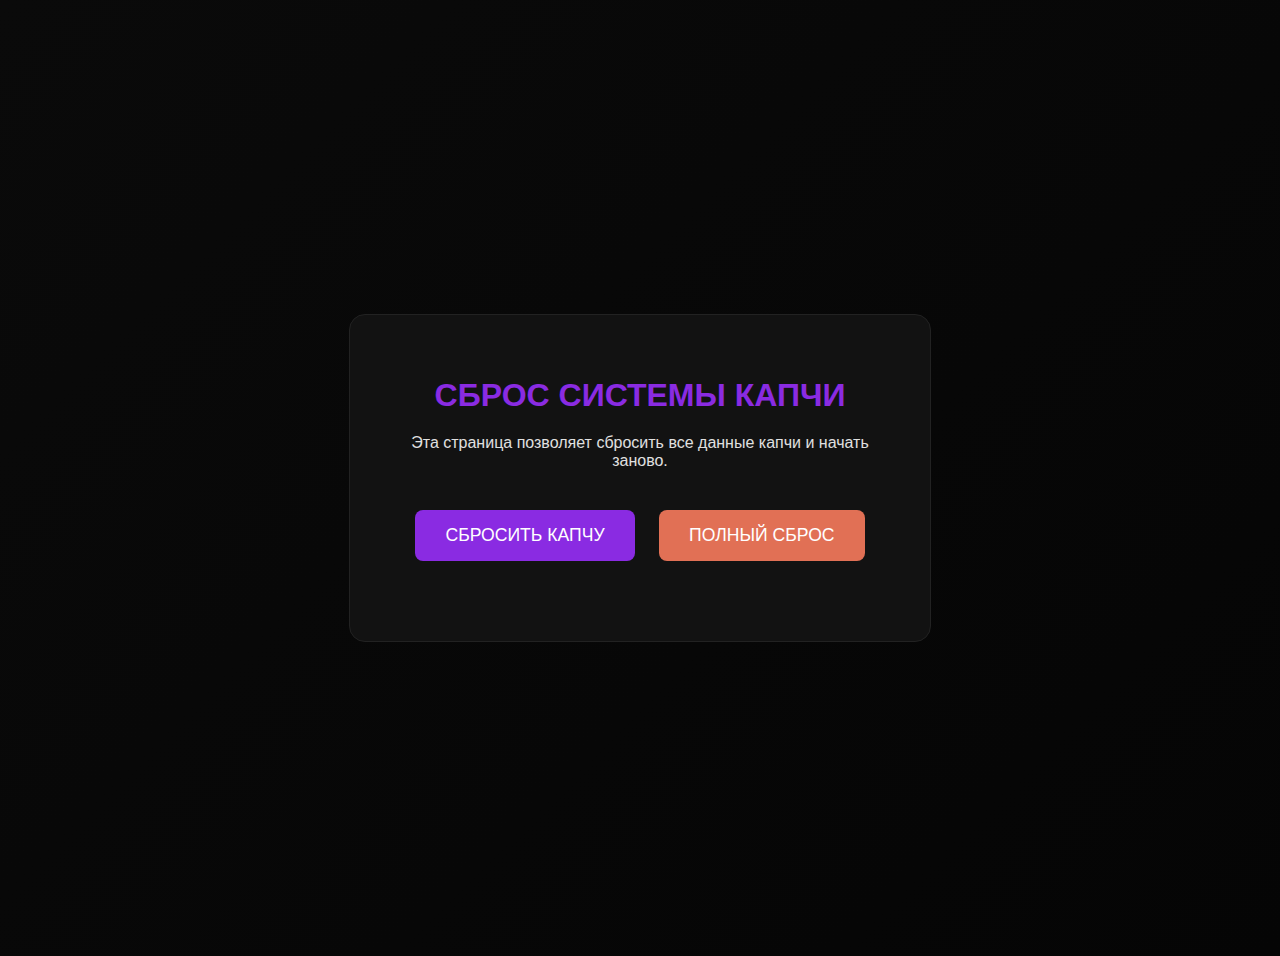
<file: reset.html>
<!DOCTYPE html>
<html lang="ru">
<head>
    <meta charset="UTF-8">
    <meta name="viewport" content="width=device-width, initial-scale=1.0">
    <title>Сброс системы капчи</title>
    <style>
        body {
            font-family: 'Segoe UI', Tahoma, Geneva, Verdana, sans-serif;
            background: linear-gradient(135deg, #0a0a0a 0%, #050505 100%);
            color: #e0e0e0;
            min-height: 100vh;
            display: flex;
            justify-content: center;
            align-items: center;
            padding: 20px;
            text-align: center;
        }
        
        .container {
            max-width: 500px;
            padding: 40px;
            background: #121212;
            border-radius: 16px;
            border: 1px solid #222;
        }
        
        h1 {
            color: #8a2be2;
            margin-bottom: 20px;
        }
        
        button {
            background: #8a2be2;
            color: white;
            border: none;
            padding: 15px 30px;
            font-size: 1.1rem;
            border-radius: 8px;
            cursor: pointer;
            margin: 10px;
            transition: all 0.3s ease;
        }
        
        button:hover {
            background: #9d4edd;
            transform: translateY(-3px);
        }
        
        .danger {
            background: #e17055;
        }
        
        .danger:hover {
            background: #d63031;
        }
    </style>
</head>
<body>
    <div class="container">
        <h1>СБРОС СИСТЕМЫ КАПЧИ</h1>
        <p>Эта страница позволяет сбросить все данные капчи и начать заново.</p>
        
        <div style="margin: 30px 0;">
            <button onclick="resetCaptcha()">СБРОСИТЬ КАПЧУ</button>
            <button class="danger" onclick="resetAll()">ПОЛНЫЙ СБРОС</button>
        </div>
        
        <div id="result" style="margin-top: 20px; color: #00b894;"></div>
    </div>

    <script>
        function resetCaptcha() {
            // Удаляем только данные капчи
            localStorage.removeItem('captcha1Progress');
            localStorage.removeItem('captcha2Passed');
            localStorage.removeItem('captchaAttempts');
            localStorage.removeItem('captchaStartTime');
            
            document.getElementById('result').textContent = 'Данные капчи сброшены!';
            setTimeout(() => {
                window.location.href = 'index.html';
            }, 1500);
        }
        
        function resetAll() {
            // Полный сброс
            localStorage.clear();
            document.getElementById('result').textContent = 'Все данные сброшены!';
            setTimeout(() => {
                window.location.href = 'index.html';
            }, 1500);
        }
    </script>
</body>
</html>
</file>
